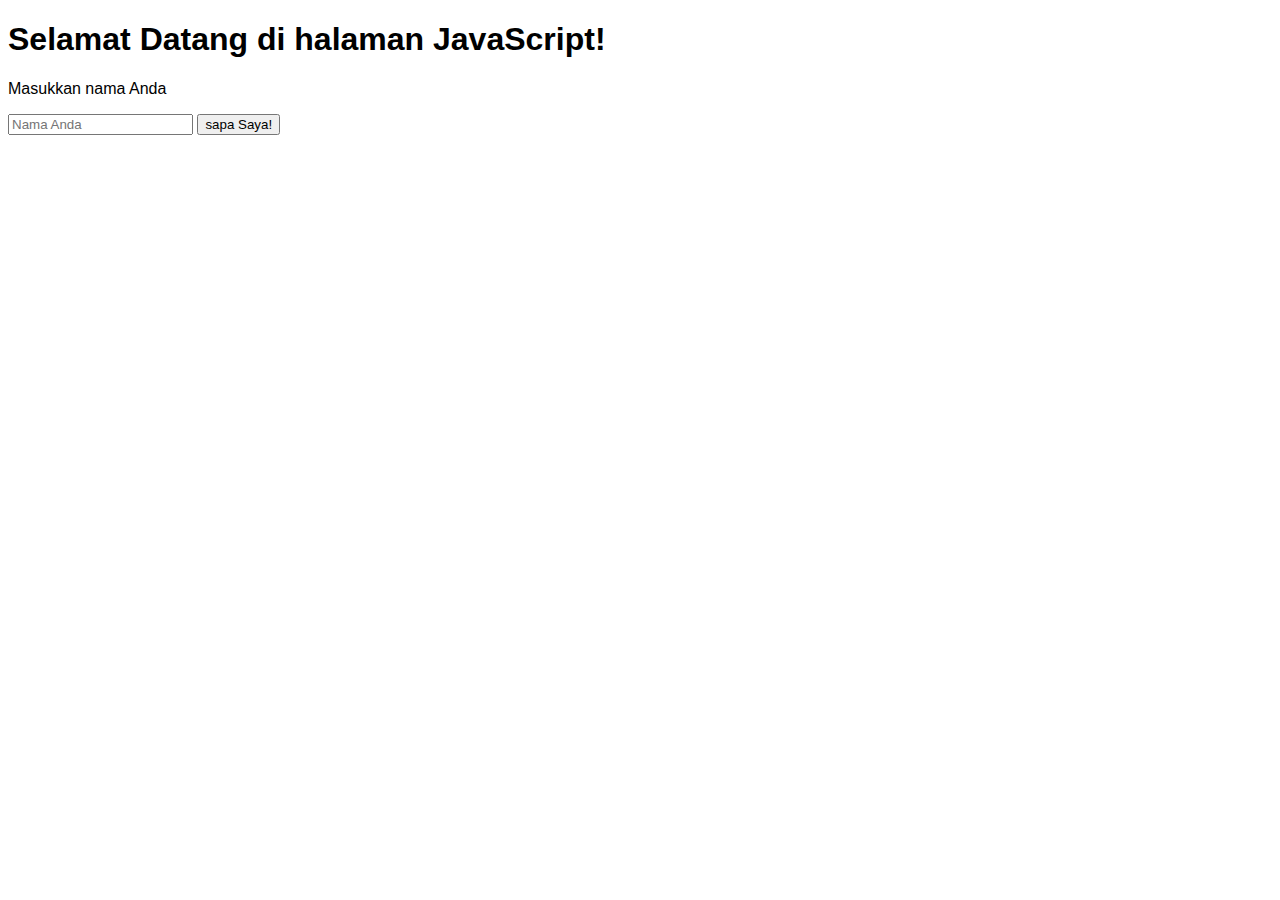
<file: Tugas 6/Tugas 1/index.html>
<!DOCTYPE html>
<html lang="en">
<head>
    <meta charset="UTF-8">
    <meta name="viewport" content="width=device-width, initial-scale=1.0">
    <title>Contoh Implementasi Javascript</title>
    <style>
        body{
            font-family: arial, sans-serif;
        }
        #messange {
            margin-top: 20px;
            font-weight: bold;
            color: green;
        }
    </style>
</head>
<body>
    <h1>Selamat Datang di halaman JavaScript!</h1>
    <p>Masukkan nama Anda</p>
    <input type="text" id="namaInput" placeholder="Nama Anda">
    <button id="greetButton">sapa Saya!</button>

    <div id="message"></div>

    <script>
        // Mengambil elemen dari DOM
        const greetButton = document.getElementById("greetButton");
        const namaInput = document.getElementById("namaInput");
        const messageDiv = document.getElementById("message");

        //Menambahkan event listener ke tombol
        greetButton.addEventListener("click", function () {
            //mengambil nilai dari input
            const nama = namaInput.value;
            if (nama) {
                //menampilkan pesan sapaan
                messageDiv.innerText = "Halo, " + nama + "! Selamat datang";
            } else {
                messageDiv.innerText = "Mardion Eka Candra."
            }
        });
    </script>
</body>
</html>
</file>
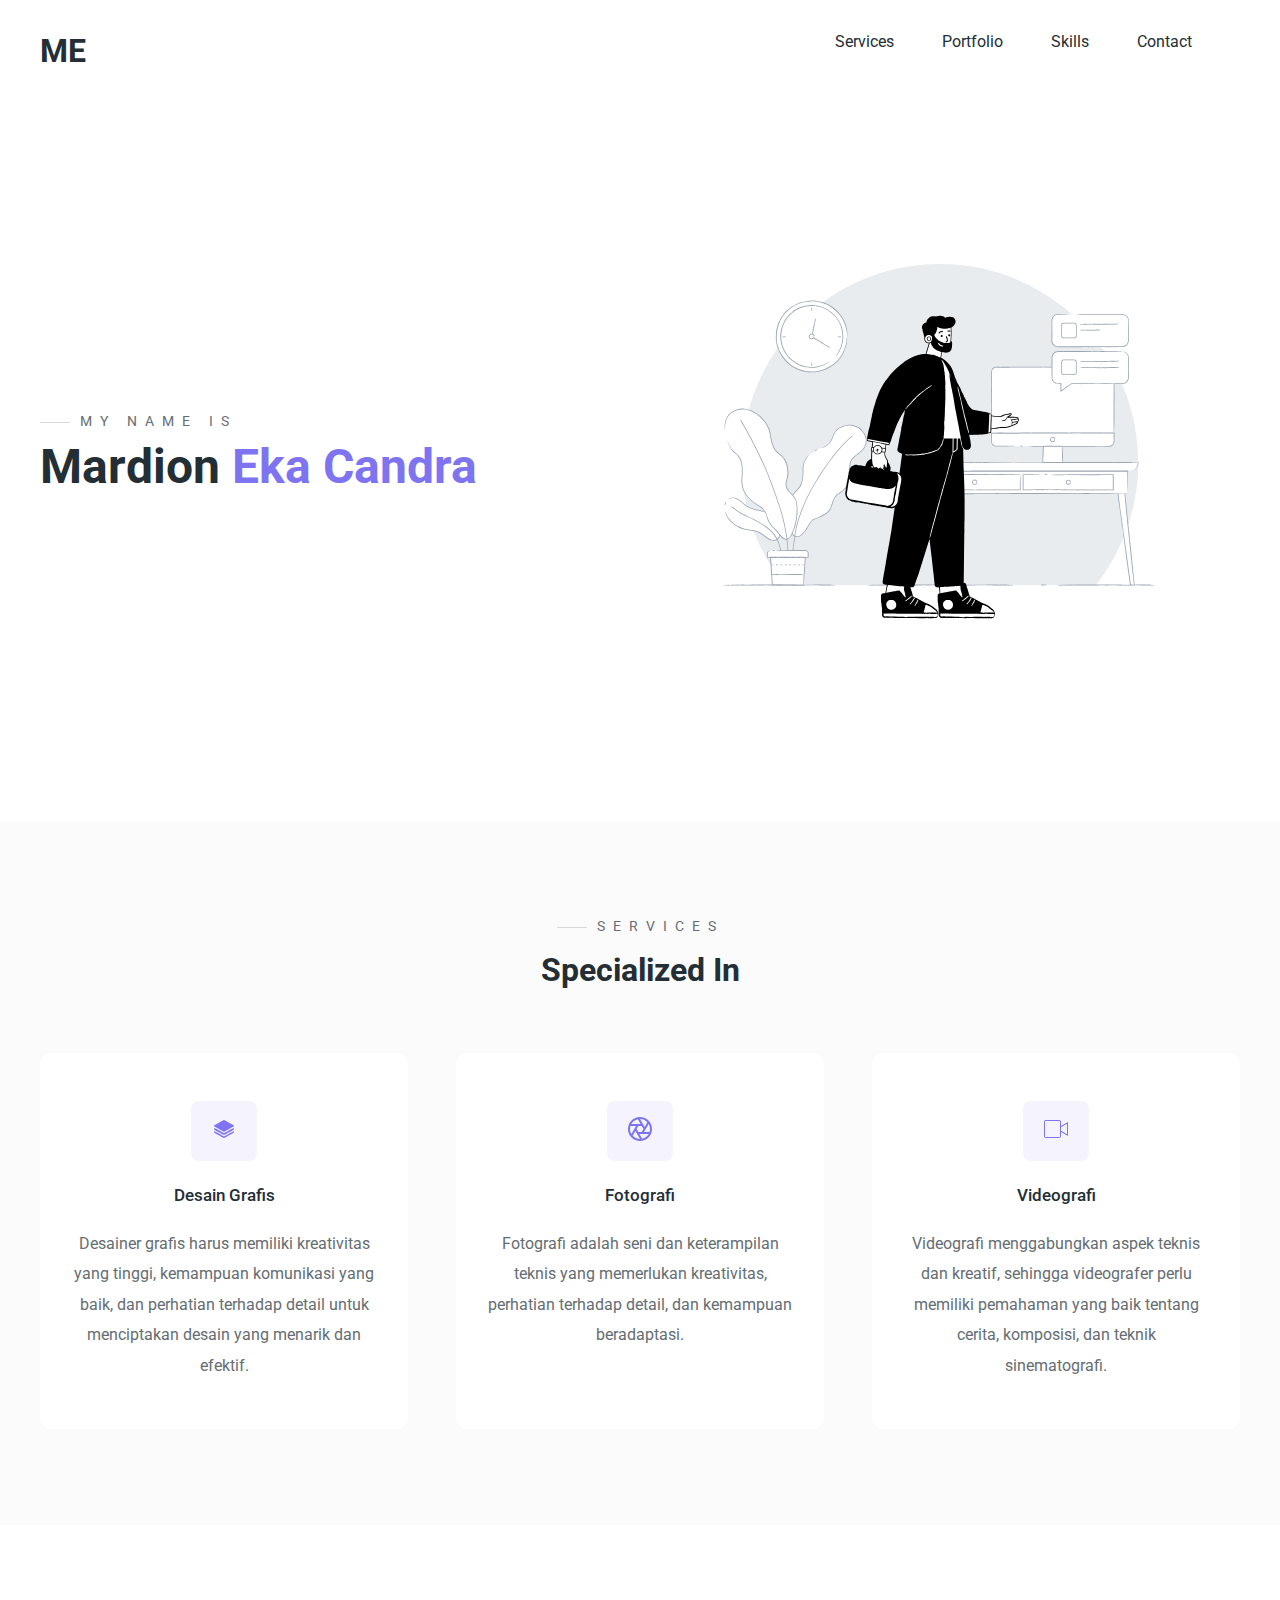
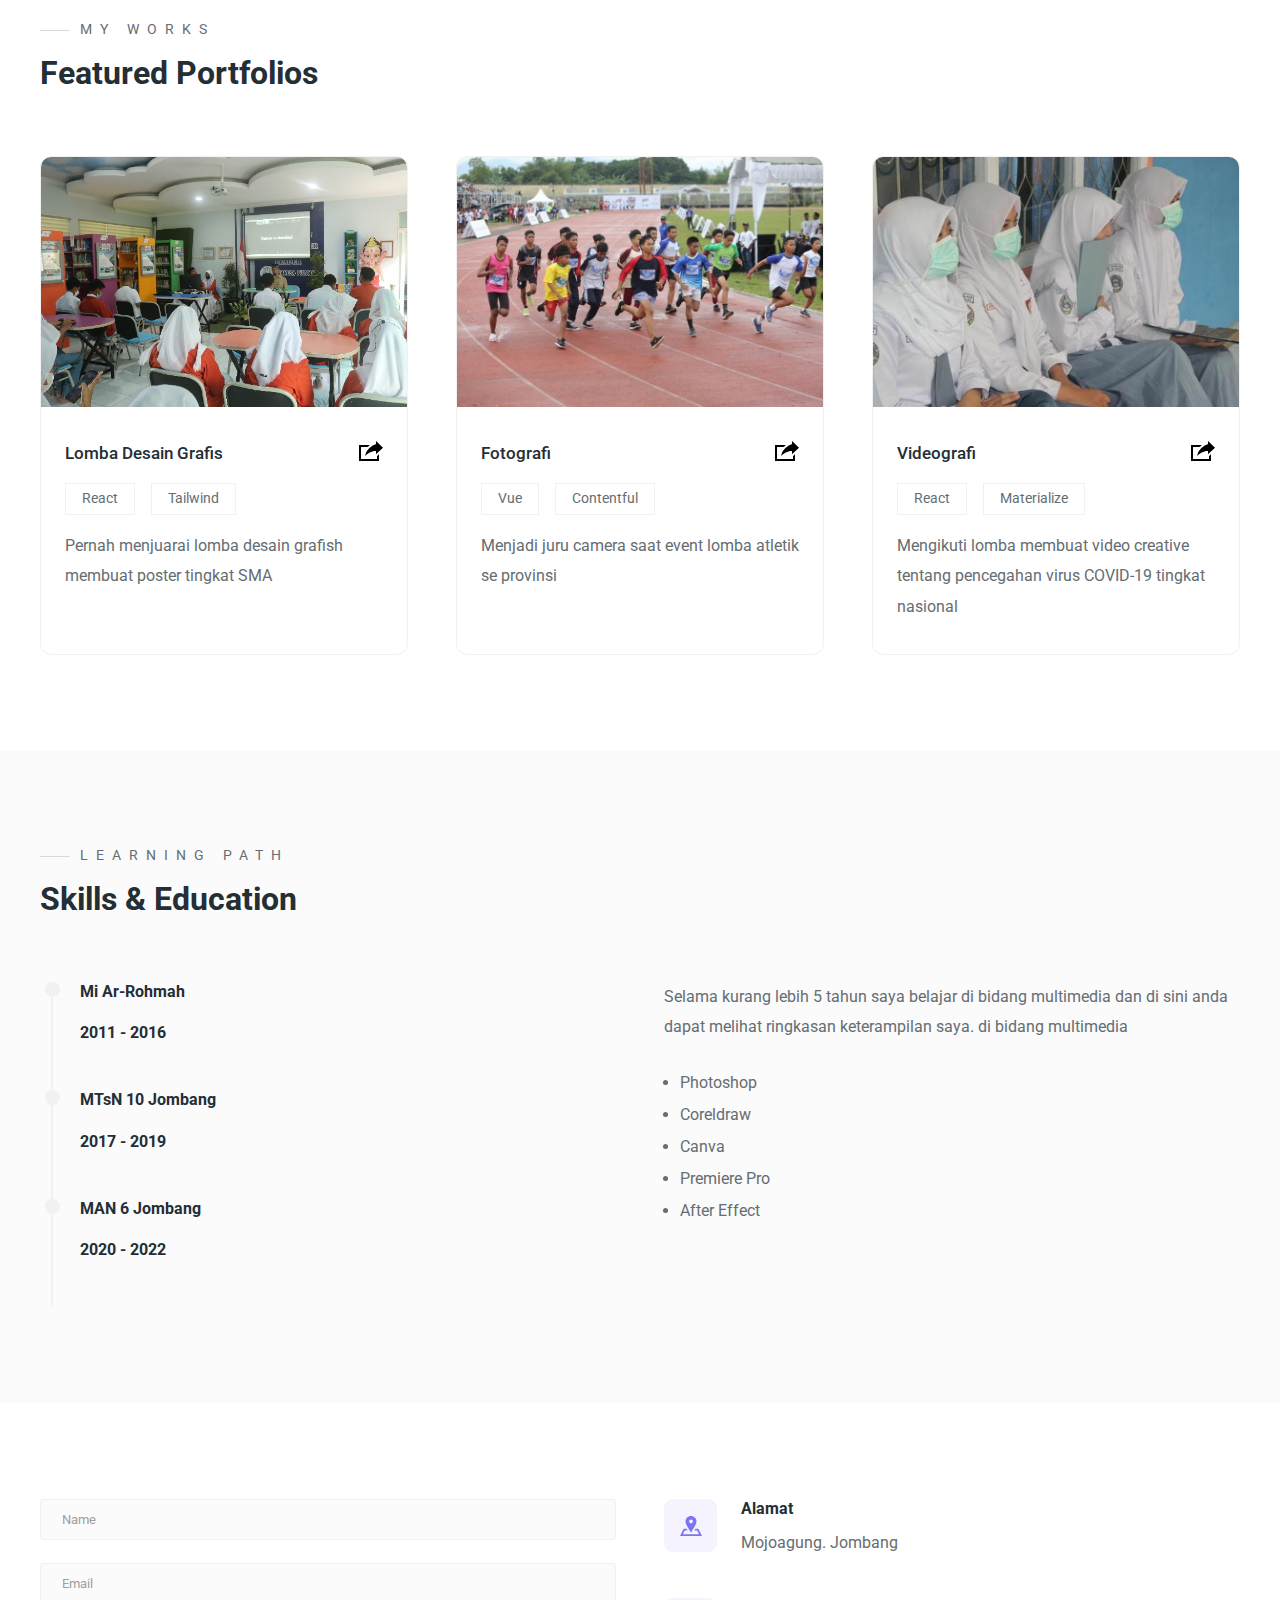
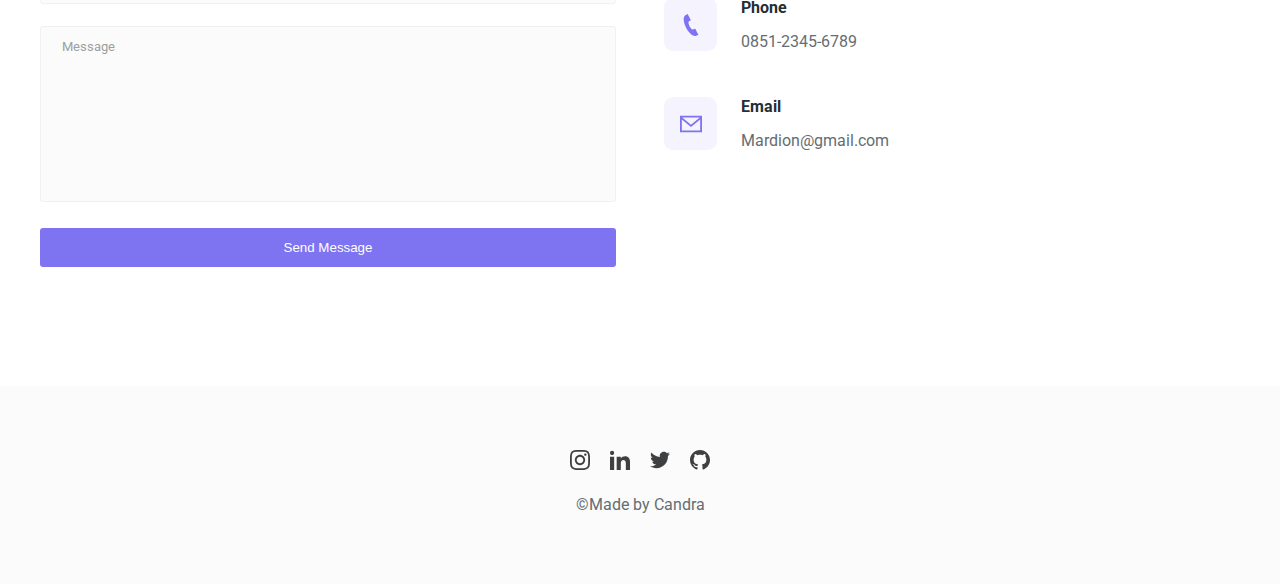
<file: Tugas 6/Tugas 2/index.html>
<!DOCTYPE html>
<html lang="id">
  <head>
    <meta charset="UTF-8" />
    <meta name="viewport" content="width=device-width, initial-scale=1.0" />
    <link rel="stylesheet" href="styles/style.css" />
    <link rel="stylesheet" href="styles/responsive.css" />
    <title>Mardion Eka Candra</title>
  </head>
  <body>
    <!-- Header -->
    <header>
      <div class="main-container">
        <div class="nav">
          <div class="logo">
            <a href="/">ME</a>
          </div>

          <nav>
            <ul>
              <li><a href="#services">Services</a></li>
              <li><a href="#portfolios">Portfolio</a></li>
              <li><a href="#skills">Skills</a></li>
              <li><a href="#contact">Contact</a></li>
              <li>
                </a>
              </li>
            </ul>
          </nav>

          <div class="burger">
            <div class="line-1"></div>
            <div class="line-2"></div>
            <div class="line-3"></div>
          </div>
        </div>

        <section id="hero">
          <div class="hero-left">
            <h3 class="pre-title">My name is</h3>
            <h1 class="hero-name">Mardion <span>Eka Candra</span></h1>
          </div>

          <div class="hero-right">
            <img src="./images/hero.svg" alt="Person Standing" />
          </div>
        </section>
      </div>
    </header>
    <!-- End Header -->

    <!-- Services -->
    <section id="services">
      <div class="services main-container">
        <h3 class="pre-title">Services</h3>
        <h1 class="section-title services-title">Specialized In</h1>

        <div class="grid-3">
          <div class="service">
            <div class="service-icon">
              <svg
                xmlns="http://www.w3.org/2000/svg"
                width="24"
                height="24"
                viewBox="0 0 24 24"
              >
                <path
                d="m2.394 15.759s7.554 4.246 9.09 5.109c.165.093.333.132.492.132.178 0 .344-.049.484-.127 1.546-.863 9.155-5.113 9.155-5.113.246-.138.385-.393.385-.656 0-.566-.614-.934-1.116-.654 0 0-7.052 3.958-8.539 4.77-.211.115-.444.161-.722.006-1.649-.928-8.494-4.775-8.494-4.775-.502-.282-1.117.085-1.117.653 0 .262.137.517.382.655zm0-3.113s7.554 4.246 9.09 5.109c.165.093.333.132.492.132.178 0 .344-.049.484-.127 1.546-.863 9.155-5.113 9.155-5.113.246-.138.385-.393.385-.656 0-.566-.614-.934-1.116-.654 0 0-7.052 3.958-8.539 4.77-.211.115-.444.161-.722.006-1.649-.928-8.494-4.775-8.494-4.775-.502-.282-1.117.085-1.117.653 0 .262.137.517.382.655zm10.271-9.455c-.246-.128-.471-.191-.692-.191-.223 0-.443.065-.675.191l-8.884 5.005c-.276.183-.414.444-.414.698 0 .256.139.505.414.664l8.884 5.006c.221.133.447.203.678.203.223 0 .452-.065.689-.203l8.884-5.006c.295-.166.451-.421.451-.68 0-.25-.145-.503-.451-.682z"
                />
              </svg>
            </div>
            <h4>Desain Grafis</h4>
            <p>
              Desainer grafis harus memiliki kreativitas yang tinggi, kemampuan komunikasi yang baik, dan perhatian terhadap detail untuk menciptakan desain yang menarik dan efektif.
            </p>
          </div>

          <div class="service">
            <div class="service-icon">
              <svg
                xmlns="http://www.w3.org/2000/svg"
                width="24"
                height="24"
                viewBox="0 0 24 24"
              >
                <path
                d="M12 0c6.623 0 12 5.377 12 12s-5.377 12-12 12-12-5.377-12-12 5.377-12 12-12zm-7.363 18.764c1.828 1.989 4.451 3.236 7.363 3.236h.004l-4.618-7.998-2.749 4.762zm16.023-1.764h-9.233l2.749 4.762c2.767-.615 5.104-2.378 6.484-4.762zm-18.201-8c-.298.947-.459 1.955-.459 3 0 1.823.489 3.533 1.343 5.005l2.889-5.003-.001-.002.003-.002 1.731-2.998h-5.506zm18.203-1.997l-4.617 7.997h5.496c.298-.947.459-1.955.459-3 0-1.82-.487-3.526-1.338-4.997zm-6.927 1.997h-3.461l-1.733 3.002 1.731 2.998h3.464l1.731-2.999-1.732-3.001zm2.887 1.001l2.747-4.758c-1.828-1.992-4.452-3.242-7.366-3.243l4.619 8.001zm-6.792-7.764c-2.769.613-5.109 2.377-6.49 4.763h9.24l-2.75-4.763z"
                />
              </svg>
            </div>
            <h4>Fotografi</h4>
            <p>
              Fotografi adalah seni dan keterampilan teknis yang memerlukan kreativitas, perhatian terhadap detail, dan kemampuan beradaptasi.
            </p>
          </div>

          <div class="service">
            <div class="service-icon">
              <svg
                width="24"
                height="24"
                xmlns="http://www.w3.org/2000/svg"
                fill-rule="evenodd"
                clip-rule="evenodd"
              >
                <path
                d="M15 3c1.104 0 2 .896 2 2v4l7-4v14l-7-4v4c0 1.104-.896 2-2 2h-13c-1.104 0-2-.896-2-2v-14c0-1.104.896-2 2-2h13zm0 17c.552 0 1-.448 1-1v-14c0-.551-.448-1-1-1h-13c-.551 0-1 .449-1 1v14c0 .552.449 1 1 1h13zm2-9.848v3.696l6 3.429v-10.554l-6 3.429z"
                />
              </svg>
            </div>
            <h4>Videografi</h4>
            <p>
              Videografi menggabungkan aspek teknis dan kreatif, sehingga videografer perlu memiliki pemahaman yang baik tentang cerita, komposisi, dan teknik sinematografi.
            </p>
          </div>
        </div>
      </div>
    </section>
    <!-- End Services -->

    <!-- Portfolios -->
    <section id="portfolios">
      <div class="portfolios main-container">
        <h3 class="pre-title">My Works</h3>
        <h1 class="section-title">Featured Portfolios</h1>

        <div class="grid-3">
          <!-- Portfolio 1 -->
          <div class="portfolio">
            <div class="portfolio-cover">
              <img
                src="./images/portfolios/desain.jpg"
                alt="Portfolio 1"
              />
            </div>
            <div class="portfolio-info">
              <div class="portfolio-title">
                <h4>Lomba Desain Grafis</h4>
                <a href="/" class="portfolio-link">
                  <svg
                    xmlns="http://www.w3.org/2000/svg"
                    width="24"
                    height="24"
                    viewBox="0 0 24 24"
                  >
                    <path
                      d="M6 17c2.269-9.881 11-11.667 11-11.667v-3.333l7 6.637-7 6.696v-3.333s-6.17-.171-11 5zm12 .145v2.855h-16v-12h6.598c.768-.787 1.561-1.449 2.339-2h-10.937v16h20v-6.769l-2 1.914z"
                    />
                  </svg>
                </a>
              </div>
              <div class="portfolio-tags">
                <div>React</div>
                <div>Tailwind</div>
              </div>
              <p>
                Pernah menjuarai lomba desain grafish membuat poster tingkat SMA
              </p>
            </div>
          </div>

          <!-- Portfolio 2 -->
          <div class="portfolio">
            <div class="portfolio-cover">
              <img
                src="./images/portfolios/fotografi.jpeg"
                alt="Portfolio 2"
              />
            </div>
            <div class="portfolio-info">
              <div class="portfolio-title">
                <h4>Fotografi</h4>
                <a href="/" class="portfolio-link">
                  <svg
                    xmlns="http://www.w3.org/2000/svg"
                    width="24"
                    height="24"
                    viewBox="0 0 24 24"
                  >
                    <path
                      d="M6 17c2.269-9.881 11-11.667 11-11.667v-3.333l7 6.637-7 6.696v-3.333s-6.17-.171-11 5zm12 .145v2.855h-16v-12h6.598c.768-.787 1.561-1.449 2.339-2h-10.937v16h20v-6.769l-2 1.914z"
                    />
                  </svg>
                </a>
              </div>
              <div class="portfolio-tags">
                <div>Vue</div>
                <div>Contentful</div>
              </div>
              <p>
                Menjadi juru camera saat event lomba atletik se provinsi
              </p>
            </div>
          </div>

          <!-- Portfolio 3 -->
          <div class="portfolio">
            <div class="portfolio-cover">
              <img
                src="./images/portfolios/videografi.jpg"
                alt="Portfolio 3"
              />
            </div>
            <div class="portfolio-info">
              <div class="portfolio-title">
                <h4>Videografi</h4>
                <a href="/" class="portfolio-link">
                  <svg
                    xmlns="http://www.w3.org/2000/svg"
                    width="24"
                    height="24"
                    viewBox="0 0 24 24"
                  >
                    <path
                      d="M6 17c2.269-9.881 11-11.667 11-11.667v-3.333l7 6.637-7 6.696v-3.333s-6.17-.171-11 5zm12 .145v2.855h-16v-12h6.598c.768-.787 1.561-1.449 2.339-2h-10.937v16h20v-6.769l-2 1.914z"
                    />
                  </svg>
                </a>
              </div>
              <div class="portfolio-tags">
                <div>React</div>
                <div>Materialize</div>
              </div>
              <p>
                Mengikuti lomba membuat video creative tentang pencegahan virus COVID-19 tingkat nasional
              </p>
            </div>
          </div>
        </div>
      </div>
    </section>
    <!-- End Portfolios -->

    <!-- Skills & Education -->
    <section id="skills">
      <div class="skills main-container">
        <h3 class="pre-title">Learning Path</h3>
        <h1 class="section-title">Skills & Education</h1>

        <div class="skills-grid">
          <div class="skills-left">
            <div class="education">
              <div class="line">
                <div></div>
              </div>
              <div class="education-info">
                <h4 class="education-title">Mi Ar-Rohmah</h4>
                <p></p>
                <h4 class="education-years">2011 - 2016</h4>
              </div>
            </div>
            <div class="education">
              <div class="line">
                <div></div>
              </div>
              <div class="education-info">
                <h4 class="education-title">MTsN 10 Jombang</h4>
                <p></p>
                <h4 class="education-years">2017 - 2019</h4>
              </div>
            </div>
            <div class="education">
              <div class="line">
                <div></div>
              </div>
              <div class="education-info">
                <h4 class="education-title">MAN 6 Jombang</h4>
                <p></p>
                <h4 class="education-years">2020 - 2022</h4>
              </div>
            </div>
          </div>

          <div class="skills-right">
            <p>
              Selama kurang lebih 5 tahun saya belajar di bidang 
              multimedia dan di sini anda dapat melihat ringkasan
               keterampilan saya. di bidang multimedia
            </p>

            <div class="skills-list">
              <ul>
                <li>Photoshop</li>
                <li>Coreldraw</li>
                <li>Canva</li>
                <li>Premiere Pro</li>
                <li>After Effect</li>
              </ul>

            </div>
          </div>
        </div>
      </div>
    </section>
    <!-- End Skills & Education  -->

    <!-- Contact -->
    <section id="contact">
      <div class="contact main-container">
        <div class="contact-left">
          <form
            action="https://formspree.io/f/xeqwdykj"
            method="POST"
            class="contact-form"
          >
            <div>
              <input type="text" placeholder="Name" name="name" />
            </div>
            <div>
              <input type="email" placeholder="Email" name="email" />
            </div>
            <div>
              <textarea
                name="message"
                id="message"
                cols="30"
                rows="10"
                placeholder="Message"
              ></textarea>
            </div>
            <div>
              <button class="btn-submit">Send Message</button>
            </div>
          </form>
        </div>

        <div class="contact-right">
          <div class="contact-item">
            <div class="contact-item-icon">
              <svg
                xmlns="http://www.w3.org/2000/svg"
                width="22"
                height="22"
                viewBox="0 0 24 24"
              >
                <path
                  d="M12 1c-3.148 0-6 2.553-6 5.702 0 3.148 2.602 6.907 6 12.298 3.398-5.391 6-9.15 6-12.298 0-3.149-2.851-5.702-6-5.702zm0 8c-1.105 0-2-.895-2-2s.895-2 2-2 2 .895 2 2-.895 2-2 2zm12 14h-24l4-8h3.135c.385.641.798 1.309 1.232 2h-3.131l-2 4h17.527l-2-4h-3.131c.435-.691.848-1.359 1.232-2h3.136l4 8z"
                />
              </svg>
            </div>
            <div class="contact-item-detail">
              <h4>Alamat</h4>
              <p>Mojoagung. Jombang</p>
            </div>
          </div>

          <div class="contact-item">
            <div class="contact-item-icon">
              <svg
                xmlns="http://www.w3.org/2000/svg"
                width="22"
                height="22"
                viewBox="0 0 24 24"
              >
                <path
                  d="M20 22.621l-3.521-6.795c-.008.004-1.974.97-2.064 1.011-2.24 1.086-6.799-7.82-4.609-8.994l2.083-1.026-3.493-6.817-2.106 1.039c-7.202 3.755 4.233 25.982 11.6 22.615.121-.055 2.102-1.029 2.11-1.033z"
                />
              </svg>
            </div>
            <div class="contact-item-detail">
              <h4>Phone</h4>
              <p>0851-2345-6789</p>
            </div>
          </div>

          <div class="contact-item">
            <div class="contact-item-icon">
              <svg
                xmlns="http://www.w3.org/2000/svg"
                width="22"
                height="22"
                viewBox="0 0 24 24"
              >
                <path
                  d="M0 3v18h24v-18h-24zm21.518 2l-9.518 7.713-9.518-7.713h19.036zm-19.518 14v-11.817l10 8.104 10-8.104v11.817h-20z"
                />
              </svg>
            </div>
            <div class="contact-item-detail">
              <h4>Email</h4>
              <p>Mardion@gmail.com</p>
            </div>
          </div>
        </div>
      </div>
    </section>
    <!-- End Contact -->

    <!-- Fomter -->
    <footer>
      <div class="footer-icons">
        <a href="#">
          <svg
            xmlns="http://www.w3.org/2000/svg"
            width="20"
            height="20"
            viewBox="0 0 24 24"
          >
            <path
              d="M12 2.163c3.204 0 3.584.012 4.85.07 3.252.148 4.771 1.691 4.919 4.919.058 1.265.069 1.645.069 4.849 0 3.205-.012 3.584-.069 4.849-.149 3.225-1.664 4.771-4.919 4.919-1.266.058-1.644.07-4.85.07-3.204 0-3.584-.012-4.849-.07-3.26-.149-4.771-1.699-4.919-4.92-.058-1.265-.07-1.644-.07-4.849 0-3.204.013-3.583.07-4.849.149-3.227 1.664-4.771 4.919-4.919 1.266-.057 1.645-.069 4.849-.069zm0-2.163c-3.259 0-3.667.014-4.947.072-4.358.2-6.78 2.618-6.98 6.98-.059 1.281-.073 1.689-.073 4.948 0 3.259.014 3.668.072 4.948.2 4.358 2.618 6.78 6.98 6.98 1.281.058 1.689.072 4.948.072 3.259 0 3.668-.014 4.948-.072 4.354-.2 6.782-2.618 6.979-6.98.059-1.28.073-1.689.073-4.948 0-3.259-.014-3.667-.072-4.947-.196-4.354-2.617-6.78-6.979-6.98-1.281-.059-1.69-.073-4.949-.073zm0 5.838c-3.403 0-6.162 2.759-6.162 6.162s2.759 6.163 6.162 6.163 6.162-2.759 6.162-6.163c0-3.403-2.759-6.162-6.162-6.162zm0 10.162c-2.209 0-4-1.79-4-4 0-2.209 1.791-4 4-4s4 1.791 4 4c0 2.21-1.791 4-4 4zm6.406-11.845c-.796 0-1.441.645-1.441 1.44s.645 1.44 1.441 1.44c.795 0 1.439-.645 1.439-1.44s-.644-1.44-1.439-1.44z"
            />
          </svg>
        </a>

        <a href="#">
          <svg
            xmlns="http://www.w3.org/2000/svg"
            width="20"
            height="20"
            viewBox="0 0 24 24"
          >
            <path
              d="M4.98 3.5c0 1.381-1.11 2.5-2.48 2.5s-2.48-1.119-2.48-2.5c0-1.38 1.11-2.5 2.48-2.5s2.48 1.12 2.48 2.5zm.02 4.5h-5v16h5v-16zm7.982 0h-4.968v16h4.969v-8.399c0-4.67 6.029-5.052 6.029 0v8.399h4.988v-10.131c0-7.88-8.922-7.593-11.018-3.714v-2.155z"
            />
          </svg>
        </a>

        <a href="#">
          <svg
            xmlns="http://www.w3.org/2000/svg"
            width="20"
            height="20"
            viewBox="0 0 24 24"
          >
            <path
              d="M24 4.557c-.883.392-1.832.656-2.828.775 1.017-.609 1.798-1.574 2.165-2.724-.951.564-2.005.974-3.127 1.195-.897-.957-2.178-1.555-3.594-1.555-3.179 0-5.515 2.966-4.797 6.045-4.091-.205-7.719-2.165-10.148-5.144-1.29 2.213-.669 5.108 1.523 6.574-.806-.026-1.566-.247-2.229-.616-.054 2.281 1.581 4.415 3.949 4.89-.693.188-1.452.232-2.224.084.626 1.956 2.444 3.379 4.6 3.419-2.07 1.623-4.678 2.348-7.29 2.04 2.179 1.397 4.768 2.212 7.548 2.212 9.142 0 14.307-7.721 13.995-14.646.962-.695 1.797-1.562 2.457-2.549z"
            />
          </svg>
        </a>

        <a href="#">
          <svg
            xmlns="http://www.w3.org/2000/svg"
            width="20"
            height="20"
            viewBox="0 0 24 24"
          >
            <path
              d="M12 0c-6.626 0-12 5.373-12 12 0 5.302 3.438 9.8 8.207 11.387.599.111.793-.261.793-.577v-2.234c-3.338.726-4.033-1.416-4.033-1.416-.546-1.387-1.333-1.756-1.333-1.756-1.089-.745.083-.729.083-.729 1.205.084 1.839 1.237 1.839 1.237 1.07 1.834 2.807 1.304 3.492.997.107-.775.418-1.305.762-1.604-2.665-.305-5.467-1.334-5.467-5.931 0-1.311.469-2.381 1.236-3.221-.124-.303-.535-1.524.117-3.176 0 0 1.008-.322 3.301 1.23.957-.266 1.983-.399 3.003-.404 1.02.005 2.047.138 3.006.404 2.291-1.552 3.297-1.23 3.297-1.23.653 1.653.242 2.874.118 3.176.77.84 1.235 1.911 1.235 3.221 0 4.609-2.807 5.624-5.479 5.921.43.372.823 1.102.823 2.222v3.293c0 .319.192.694.801.576 4.765-1.589 8.199-6.086 8.199-11.386 0-6.627-5.373-12-12-12z"
            />
          </svg>
        </a>
      </div>
      <p>&#169;Made by Candra</p>
    </footer>
    <!-- End Footer -->

    <script src="js/main.js"></script>
  </body>
</html>
</file>
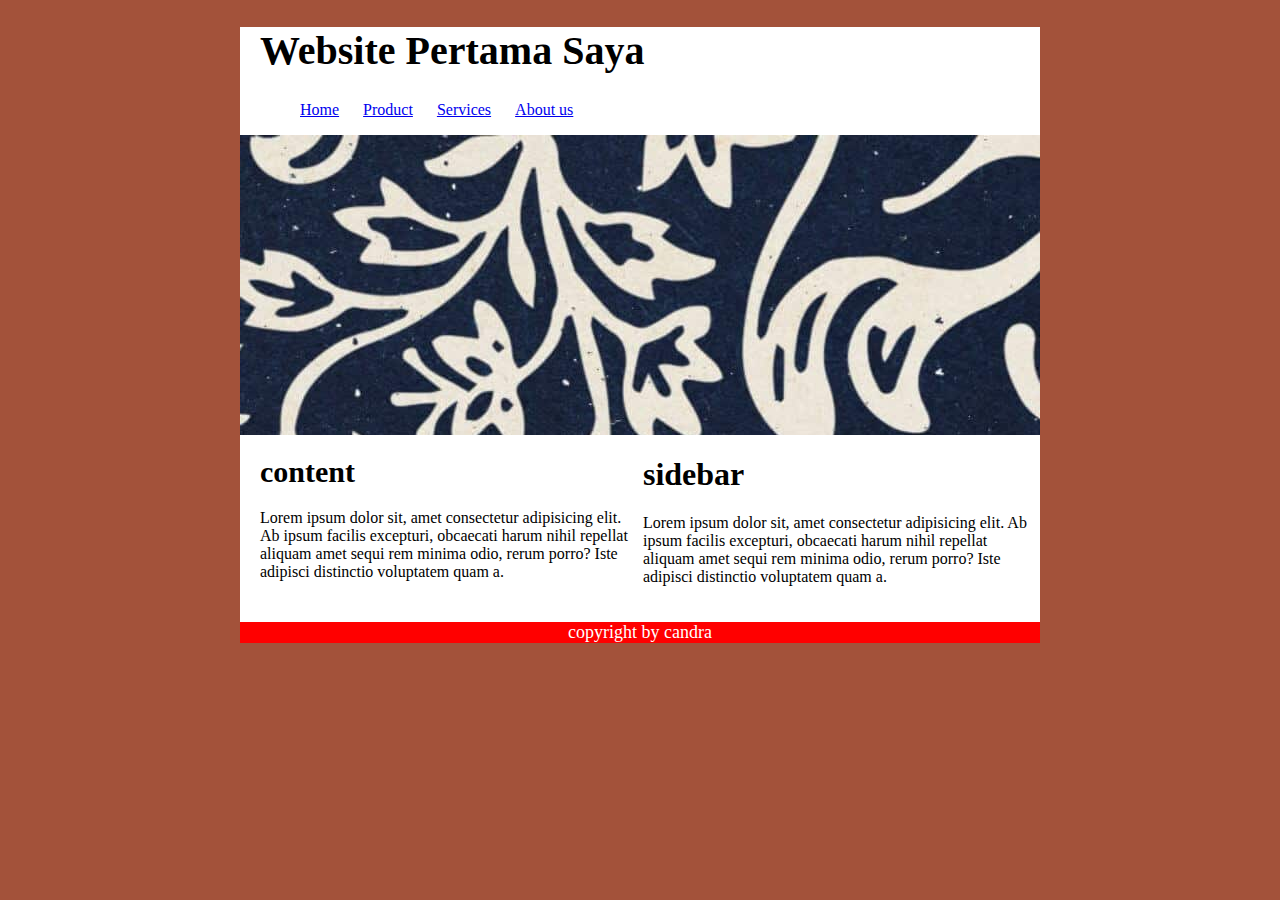
<file: Tugas 5/1.html>
<!DOCTYPE html>
<html lang="en">
<head>
    <meta charset="UTF-8">
    <title>Document</title>
    <link rel="stylesheet" href="style.css">
</head>
<body>
    <div class="container">
        <div class="header">
            <h1>Website Pertama Saya</h1>
            <ul>
                <li><a href="#">Home</a></li>
                <li><a href="#">Product</a></li>
                <li><a href="#">Services</a></li>
                <li><a href="#">About us</a></li>
            </ul>
           
        </div>
        <div class="cover"></div>
        <div class="main">
            <div class="content">
                <h1>content</h1>
                 
                <p>Lorem ipsum dolor sit, amet consectetur adipisicing elit.
                    Ab ipsum facilis excepturi, obcaecati harum nihil repellat
                     aliquam amet sequi rem minima odio, rerum porro? Iste adipisci
                      distinctio voluptatem quam a.
    
        </div>
        <div class="sidebar">
            <h1>sidebar</h1>
            <p>Lorem ipsum dolor sit, amet consectetur adipisicing elit.
                Ab ipsum facilis excepturi, obcaecati harum nihil repellat
                 aliquam amet sequi rem minima odio, rerum porro? Iste adipisci
                  distinctio voluptatem quam a.</p>
    
    </div>
        </div>
 
<div class="footer">
    <p>copyright by candra</p>
</div>
</body>
</html>
</file>
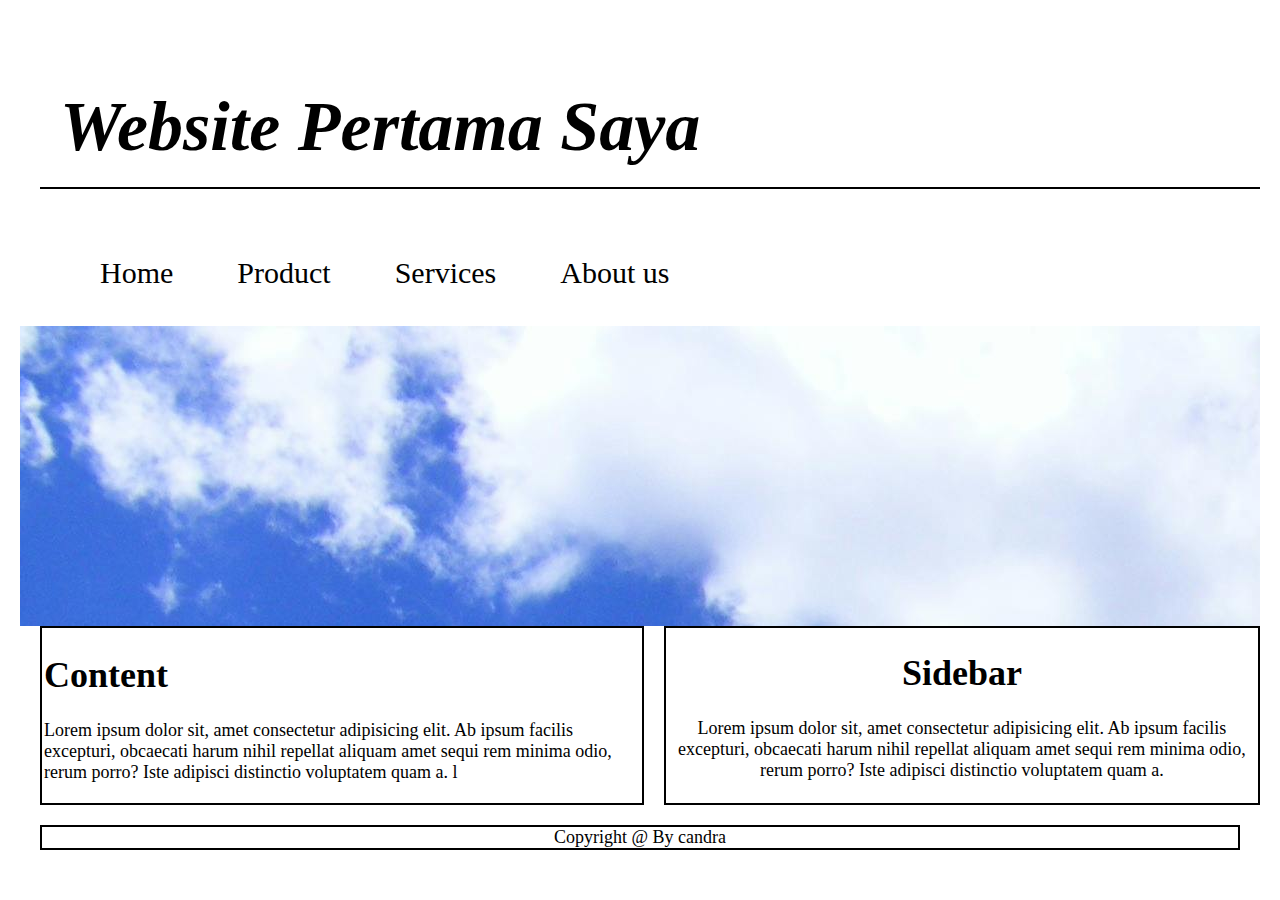
<file: Tugas 5/3.html>
<html>
    <head>
        <title>Document</title>
    </head>
    <body style="background-color:white; margin: 20px;">
        
        <div class="container" style="contain: content; width: auto; margin: auto; background-color:white;">
            <div class="header">
                <h1 style="font-style: italic; font-size: 70px; margin-left: 20px; padding: 20px; border-bottom: solid 2px black;">
                    Website Pertama Saya
                </h1>
                <ul>
                    <li style="display:inline-block; margin-left: 20px; padding: 20px; font-size: 30px;"> Home </li>
                    <li style="display:inline-block; margin-left: 20px; padding: 20px; font-size: 30px;"> Product </li>
                    <li style="display:inline-block; margin-left: 20px; padding: 20px; font-size: 30px;"> Services </li>
                    <li style="display:inline-block; margin-left: 20px; padding: 20px; font-size: 30px;"> About us </li>
                </ul>
            </div>
            <div class="cover" style="height: 300px; background-image:url(Awan.jpg);"></div>
            <div class="class" style="display: flex;">
                <div class="content" style="font-size: 18px; margin-left: 20px; border: solid 2px black; padding: 2px;">
                    <h1>Content</h1>
                    <p>Lorem ipsum dolor sit, amet consectetur adipisicing elit. Ab ipsum facilis excepturi, obcaecati harum nihil repellat aliquam amet sequi rem minima odio, rerum porro? Iste adipisci distinctio voluptatem quam a. l</p>
                </div>
                <div class="sidebar" style="font-size: 18px; margin-left: 20px; border: solid 2px black; text-align: center;">
                    <h1>Sidebar</h1>
                    <p>Lorem ipsum dolor sit, amet consectetur adipisicing elit. Ab ipsum facilis excepturi, obcaecati harum nihil repellat aliquam amet sequi rem minima odio, rerum porro? Iste adipisci distinctio voluptatem quam a.</p>
                </div>
            </div>
           
            <div class="footer">
                <p style="text-align: center; font-size: 18px; border: solid 2px black; margin: 20px;">Copyright @ By candra</p>
            </div>
        </div>
    </body>
</html>
</file>
<file: Tugas 6/Tugas 2/styles/style.css>
@import url("https://fonts.googleapis.com/css2?family=Roboto:wght@300;400;500;700;900&display=swap");

:root {
  --primaryTextColor: #232e35; 
  --secondaryTextColor: #656d72; 
  --borderColor: #f1f1f1;
  --lineColor: #d9d9d9; 

  --primaryBackgroundColor: #fff;
  --secondaryBackgroundColor: #fbfbfb;
  --thirdBackgroundColor: #f5f3fe;

  --primaryIconColor: #7e74f1;
  --primaryIconColorHover: #5d51e8;

  --sectionPadding: 6rem 0;

  --itemBorderRadius: 0.7rem;
}

* {
  margin: 0;
  padding: 0;
  box-sizing: border-box;
  scroll-behavior: smooth;
}

body {
  font-family: "Roboto", sans-serif;
}

h1,
h2,
h3,
h4,
h5,
h6,
strong {
  color: var(--primaryTextColor);
}

p {
  font-size: 1rem; /* 16 px */
  line-height: 1.9rem; /*30.4 px */
}

p,
span,
label,
input,
textarea,
li {
  color: var(--secondaryTextColor);
}

a {
  text-decoration: none;
}

/* End Preparation */

.main-container {
  width: 1200px;
  margin: 0 auto;
}

@media screen and (max-width: 1200px) {
  .main-container {
    width: 90%;
  }
}

/* Buttons */
.btn {
  padding: 1rem 1.5rem;
  background: white;
  border: 1.5px solid var(--borderColor);
  cursor: pointer;
  transition: 0.2s ease-in-out;
}

.btn:hover {
  box-shadow: rgba(0, 0, 0, 0.04) 0px 3px 5px;
}

/* Titles */
.section-title {
  margin: 1rem 0 4rem;
  font-size: 2rem;
}

.pre-title {
  text-transform: uppercase;
  letter-spacing: 0.5rem;
  color: var(--secondaryTextColor);
  position: relative;
  padding-left: 40px;
  width: fit-content;
  font-weight: 400;
  font-size: 0.9rem;
}

.pre-title::before {
  content: "";
  width: 30px;
  height: 1px;
  background: var(--lineColor);
  position: absolute;
  display: block;
  left: 0;
  top: 50%;
}

/* Layouts */
.grid-3 {
  display: grid;
  /* grid-template-columns: 1fr 1fr 1fr; use this first, use code below when its time for explaining responsive design part */
  grid-template-columns: repeat(auto-fit, minmax(250px, 1fr));
  gap: 3rem;
}

/* --- Logo and Navigation Menu --- */
.nav {
  display: flex;
  justify-content: space-between;
  padding: 2rem 0;
}

nav ul {
  list-style: none;
  display: flex;
  gap: 3rem;
}

/* Logo */
.logo {
  display: flex;
  align-items: center;
  font-weight: 700;
  font-size: 2rem;
}

.logo a {
  color: var(--primaryTextColor);
}

/* Navigation Menu */
nav ul li {
  display: flex;
  align-items: center;
}

nav ul li a {
  color: var(--primaryTextColor);
}

/* Burger - Save for later on video */
.burger div {
  width: 25px;
  height: 2px;
  background-color: #000;
  margin: 7px;
  transition: all 0.3s;
  z-index: 99;
}

.burger {
  display: none;
  z-index: 99;
  position: fixed;
  top: 33px;
  right: 35px;
}

/* Hero Section */
#hero {
  height: 720px;
  display: grid;
  grid-template-columns: 1fr 1fr;
  /* We're not going to use automatic template columns, because we need to know when the columns is go below. So we can exchange the order of the element */
  align-items: center;
}

.hero-name {
  font-size: 3rem;
  font-weight: 700;
  margin: 0.5rem 0 1rem;
}

.hero-name span {
  color: var(--primaryIconColor) !important;
}

.hero-right img {
  width: 90%;
}

.hero-right {
  display: flex;
  justify-content: center;
}

/* Services Section */
#services {
  background-color: var(--secondaryBackgroundColor);
  padding: var(--sectionPadding);
}

.services .pre-title {
  margin: 0 auto;
}

.services-title {
  text-align: center;
}

.service {
  padding: 3rem 2rem;
  text-align: center;
  background: var(--primaryBackgroundColor);
  border-radius: var(--itemBorderRadius);
}

.service h4 {
  margin: 1.5rem 0;
  font-weight: 500;
  font-size: 1.05rem;
}

.service-icon {
  background: var(--thirdBackgroundColor);
  width: fit-content;
  margin: 0 auto;
  padding: 1rem 1.3rem;
  border-radius: 0.5rem;
}

.service-icon svg {
  fill: var(--primaryIconColor);
}

.service-icon {
  background: var(--thirdBackgroundColor);
  width: fit-content;
  margin: 0 auto;
  padding: 1rem 1.3rem;
  border-radius: 0.5rem;
}

.service-icon svg {
  fill: var(--primaryIconColor);
}

/* Portfolios */
#portfolios {
  padding: var(--sectionPadding);
}

.portfolio {
  border-radius: var(--itemBorderRadius);
  overflow: hidden; /* supaya gambar yang diatas itu dia ngikut border radiusnya, karena yang dikasih border radius disini adalah div portfolio ini */
  border: 1px solid var(--borderColor);
}

.portfolio-cover {
  height: 250px;
}

.portfolio img {
  width: 100%;
  height: 100%;
  object-fit: cover;
}

.portfolio-info {
  padding: 2rem 1.5rem;
}

.portfolio-title {
  display: flex;
  justify-content: space-between;
  align-items: center;
  gap: 1rem;
}

.portfolio h4 {
  font-weight: 500;
  font-size: 1.05rem;
}

.portfolio-title a svg:hover {
  fill: var(--primaryIconColor);
}

.portfolio-title a svg {
  transition: 0.2s ease-in-out;
}

.portfolio-tags {
  display: flex;
  gap: 1rem;
  margin: 1rem 0;
}

.portfolio-tags div {
  font-size: 0.9rem;
  border: 1px solid var(--borderColor);
  padding: 0.4rem 1rem;
  color: var(--secondaryTextColor);
}

.portfolio-tags div {
  font-size: 0.9rem;
  border: 1px solid var(--borderColor);
  padding: 0.4rem 1rem;
  color: var(--secondaryTextColor);
}

/* Skills and Education */
#skills {
  padding: var(--sectionPadding);
  background: var(--secondaryBackgroundColor);
}

.skills-grid {
  display: grid;
  /* grid-template-columns: 40% 60%; */
  grid-template-columns: repeat(auto-fit, minmax(350px, 1fr));
  gap: 3rem;
}

.education {
  display: flex;
  gap: 1rem;
}

.education .line {
  padding: 0 0.7rem;
}

.education .line div {
  width: 2px;
  height: 100%;
  background: var(--borderColor);
  position: relative;
}

.education-info p {
  margin: 0.6rem 0 1.4rem;
}

.education-years {
  margin-bottom: 3rem;
}

/* The dot on the line */
.education .line div:before {
  content: "";
  width: 15px;
  height: 15px;
  background: var(--borderColor);
  border-radius: 50%;
  position: absolute;
  left: -6px;
}

/* Right side of Skills */
.skills-list {
  display: grid;
  grid-template-columns: 1fr 1fr;
  margin-top: 1.5rem;
}

.skills-right ul {
  line-height: 2rem;
  padding: 0 1rem;
}

/* Contact Section */
#contact {
  padding: var(--sectionPadding);
}

.contact {
  display: grid;
  /* grid-template-columns: 1fr 1fr; */
  grid-template-columns: repeat(auto-fit, minmax(350px, 1fr));
  gap: 3rem;
}

.contact-form div {
  margin-bottom: 1.4rem;
}

.contact-form input,
.contact-form textarea {
  width: 100%;
  padding: 0.75rem 1.3rem;
  font-family: "Roboto", sans-serif;
  background: var(--secondaryBackgroundColor);
  border: 1px solid var(--borderColor);
  border-radius: 3px;
  resize: none;
}

.contact-form input::placeholder,
.contact-form textarea::placeholder {
  color: #9d9fa1;
}

.contact-form input:focus,
.contact-form textarea:focus {
  outline: none;
  border: 1px solid #7d7d7d;
}

.btn-submit {
  width: 100%;
  padding: 0.75rem 1.3rem;
  background-color: var(--primaryIconColor);
  color: #fff;
  border: none;
  border-radius: 3px;
  cursor: pointer;
  transition: 0.2s ease-in-out;
}

.btn-submit:hover {
  background-color: var(--primaryIconColorHover);
}

/* Contact Section - Right Side */
.contact-item {
  display: flex;
  gap: 1.5rem;
  margin-bottom: 2.5rem;
}

.contact-item-icon {
  background: var(--thirdBackgroundColor);
  /* padding: 0.8rem 1rem; */
  width: 53px;
  height: 53px;
  border-radius: 9px;
  display: flex;
  align-items: center;
  justify-content: center;
}

.contact-item-icon svg {
  fill: var(--primaryIconColor);
}

.contact-item-detail h4 {
  margin-bottom: 0.6rem;
}

/* Footer Section */
footer {
  padding: 4rem 0;
  background: var(--secondaryBackgroundColor);
  text-align: center;
}

.footer-icons {
  margin-bottom: 1rem;
}

.footer-icons a {
  margin: 0 0.5rem;
}

.footer-icons svg {
  fill: #3e3f40;
}

.footer-icons a:hover svg {
  fill: #000;
}
</file>
<file: Tugas 6/Tugas 2/styles/responsive.css>
@media screen and (max-width: 1000px) {
  p {
    font-size: 0.9rem;
    line-height: 1.8;
  }

  .grid-3 {
    gap: 1rem;
  }

  .skills-right ul li {
    font-size: 0.9rem;
  }
}

@media screen and (max-width: 825px) {
  /* Burger */
  .burger {
    display: block;
    cursor: pointer;
  }

  .toggle-burger .line-1 {
    transform: rotate(-45deg) translate(-5px, 7px);
  }

  .toggle-burger .line-2 {
    opacity: 0;
  }

  .toggle-burger .line-3 {
    transform: rotate(45deg) translate(-5px, -7px);
  }

  /* Navigation */
  nav {
    position: fixed;
    width: 50%;
    right: 0;
    top: 0;
    height: 100vh;
    flex-direction: column;
    background: var(--primaryBackgroundColor);
    border-left: 1px solid var(--borderColor);
    z-index: 9;
    transform: translateX(100%);
    transition: 0.2s ease-in-out;
  }

  nav ul {
    height: 100vh;
    align-items: center;
    flex-direction: column;
    justify-content: center;
  }

  .nav-active {
    transform: translateX(0);
  }
  /* End of Navigation */

  :root {
    --sectionPadding: 4rem 0;
  }

  /* Titles */
  .section-title {
    font-size: 1.6rem;
    margin: 0.6rem 0 2.5rem;
  }

  .pre-title {
    font-size: 0.8rem;
  }

  /* Hero Section */
  #hero {
    grid-template-columns: 1fr;
    height: fit-content;
  }

  .hero-right {
    order: -1;
  }

  .hero-right img {
    width: 70%;
  }

  .hero-left {
    text-align: center;
    padding-bottom: 5rem;
  }

  .hero-left .pre-title {
    margin: 0 auto;
  }

  .hero-name {
    font-size: 2.3rem;
    margin-bottom: 0.5rem;
  }

  /* Skills Section */
  .skills-grid {
    gap: 1rem;
  }

  /* Footer */
  footer {
    padding: 2rem 0;
  }
}

/* Mobile Size */
@media screen and (max-width: 640px) {
  /* Titles */
  .section-title {
    font-size: 1.3rem;
  }

  .pre-title {
    font-size: 0.7rem;
  }
}
</file>
<file: Tugas 5/style.css>
body{
    background-color: #a3523a;
  }
  .container{
    width: 800px;
    margin:auto;
    background-color:white;
  }
  .header h1{
    font-size: 40px;
    margin-left: 20px;
  }
  .header ul li{
    display: inline-block;
    margin-left:20px;
  }
  .cover{
    height: 300px;
    background-image: url("Batik.jpg")
  }
  .content h1{
    font-size: 30px;
    margin-left: 20px;
  }
  .content h4{
    margin-left: 20px;
  }
  .content p{
    margin-left: 20px;
  }
  .footer {
    background-color: red;
    text-align: center;
    color: white;
    margin-top: 20px;
  }
  .footer p{
    font-size: 18px;
  }
  .main{
    display: flex;
  }
</file>
